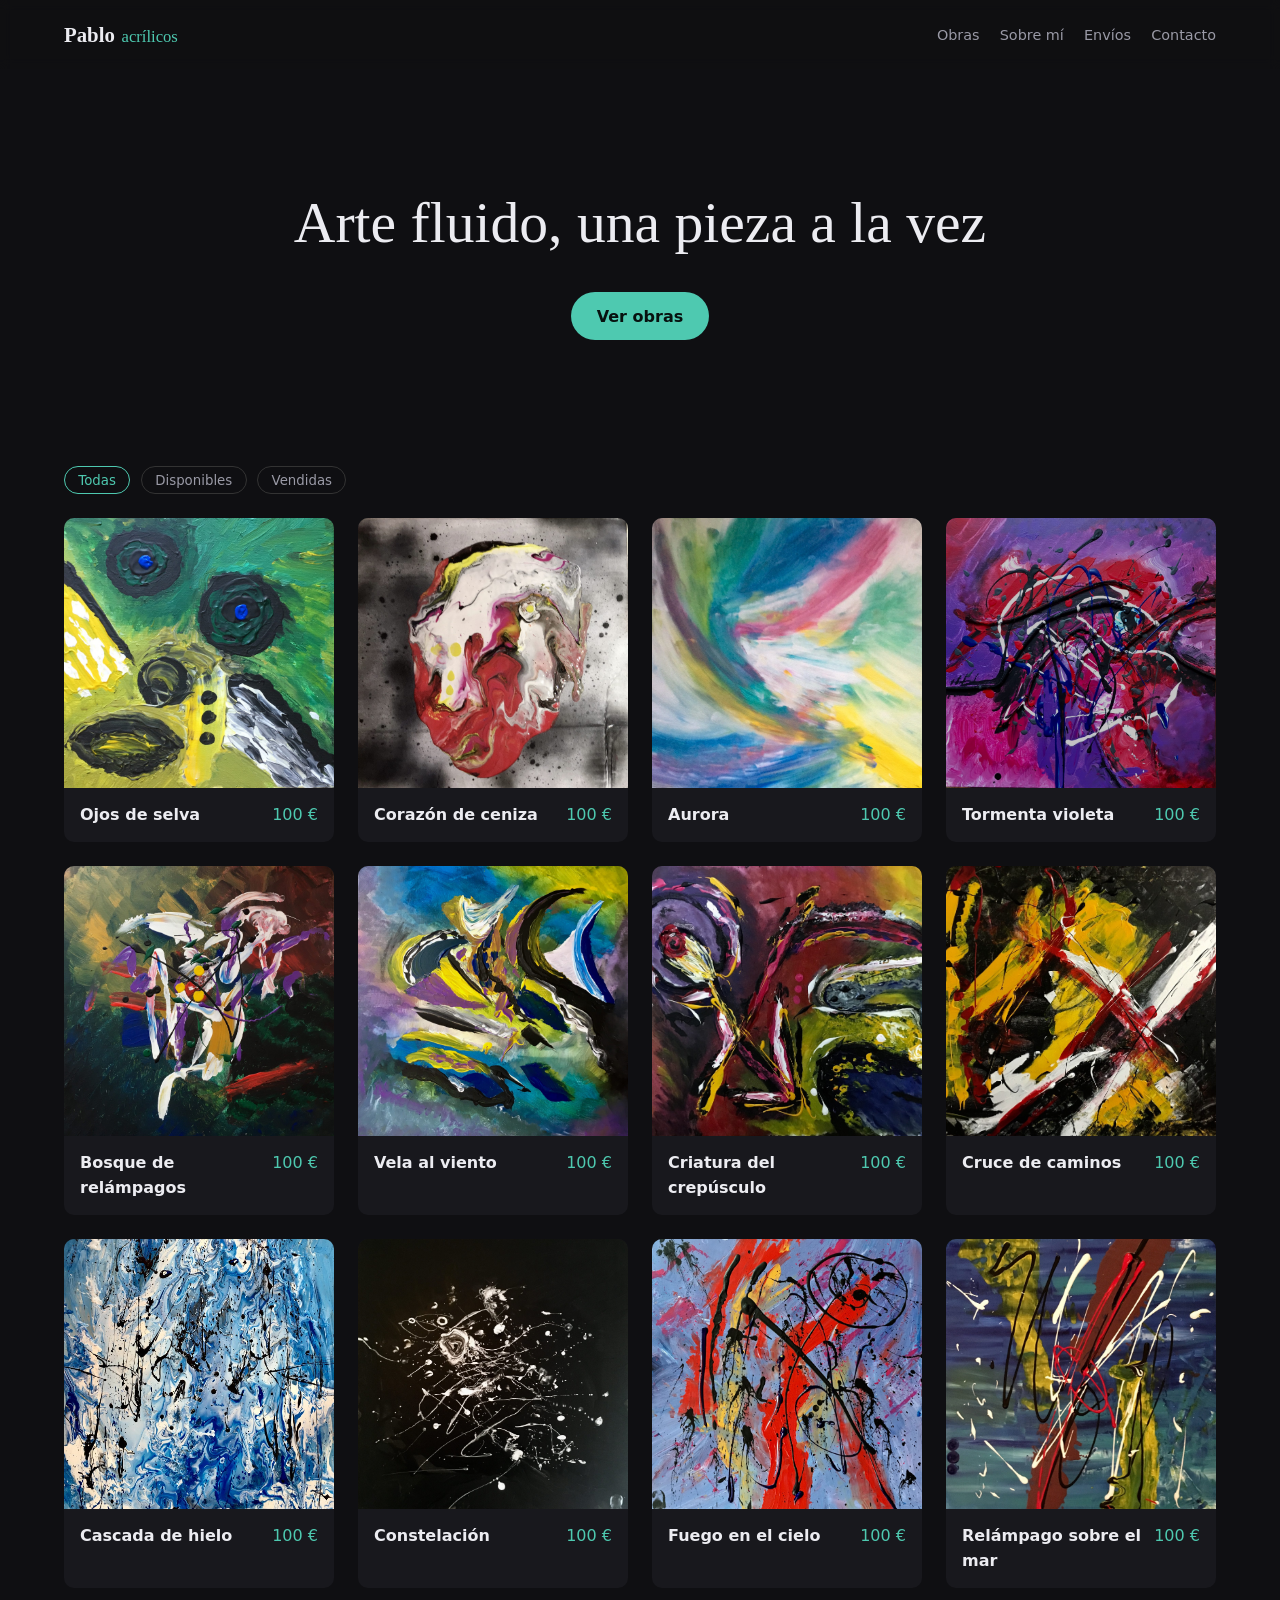
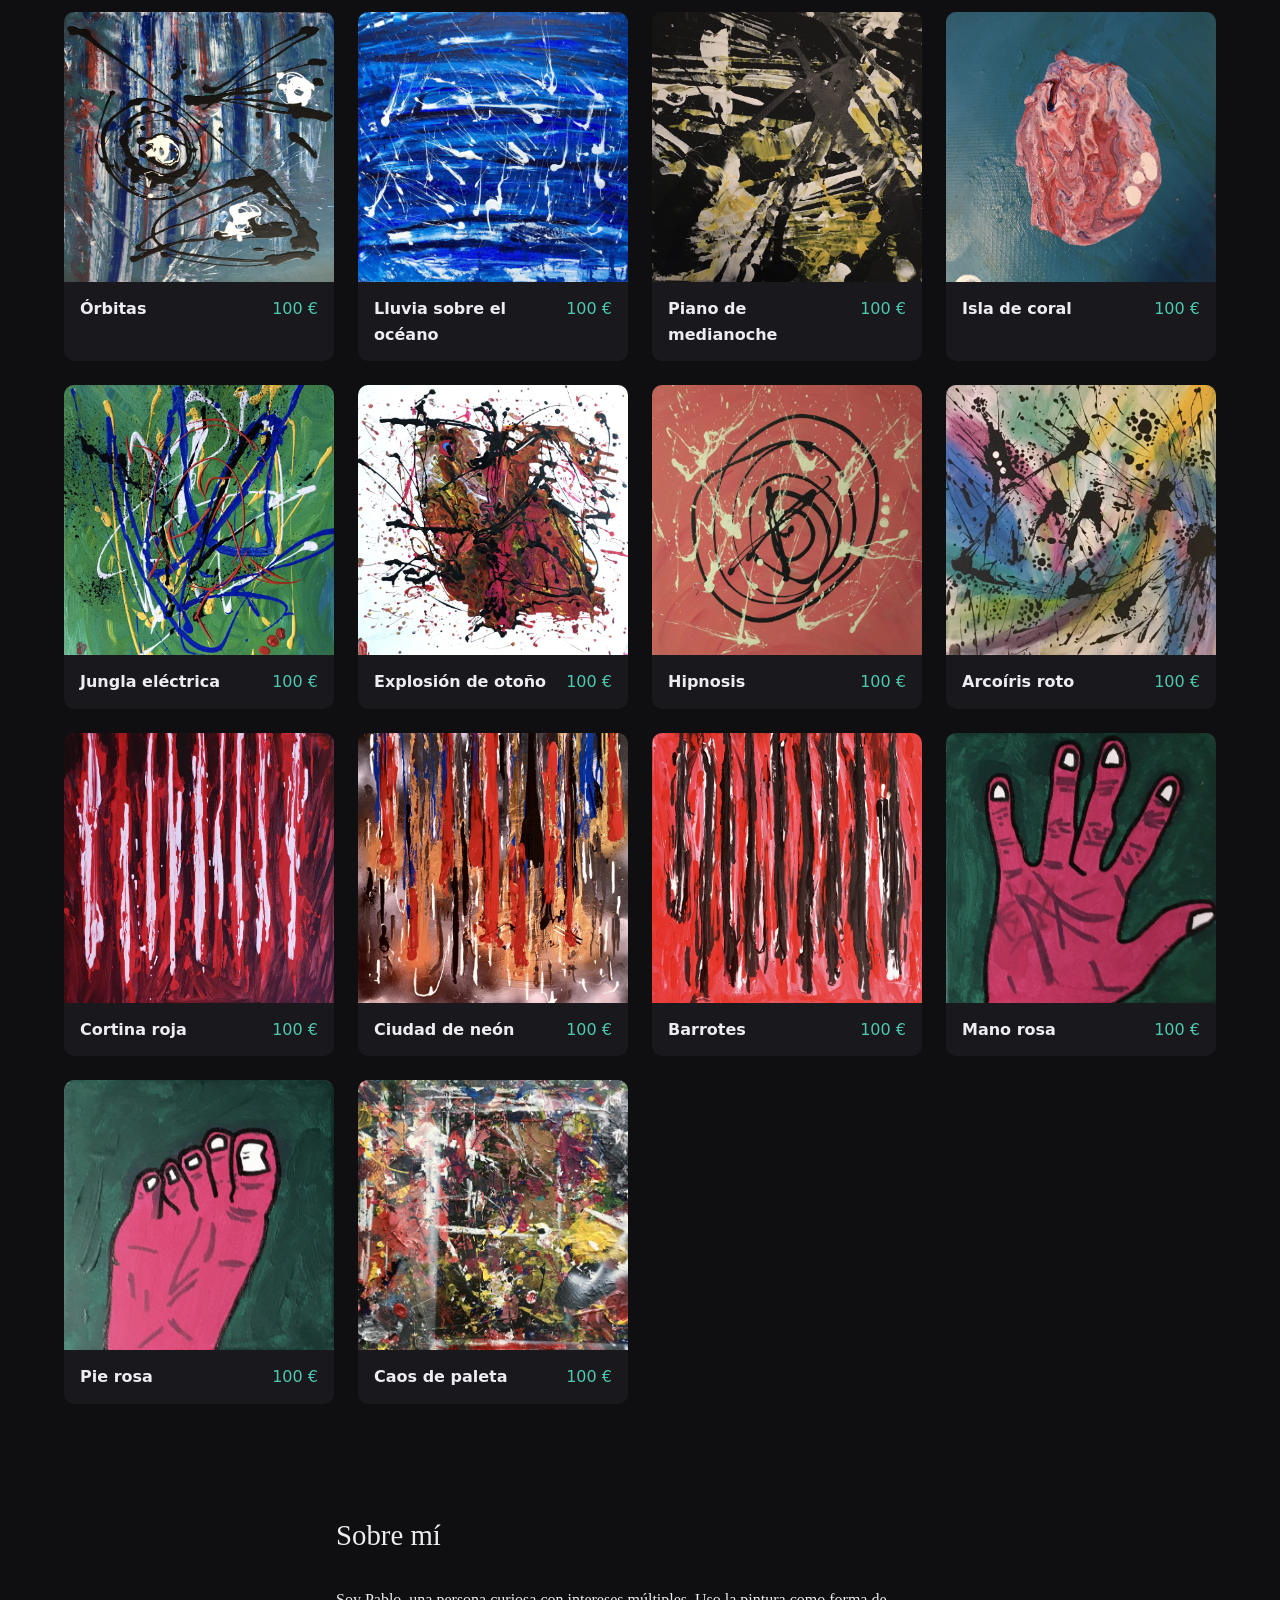
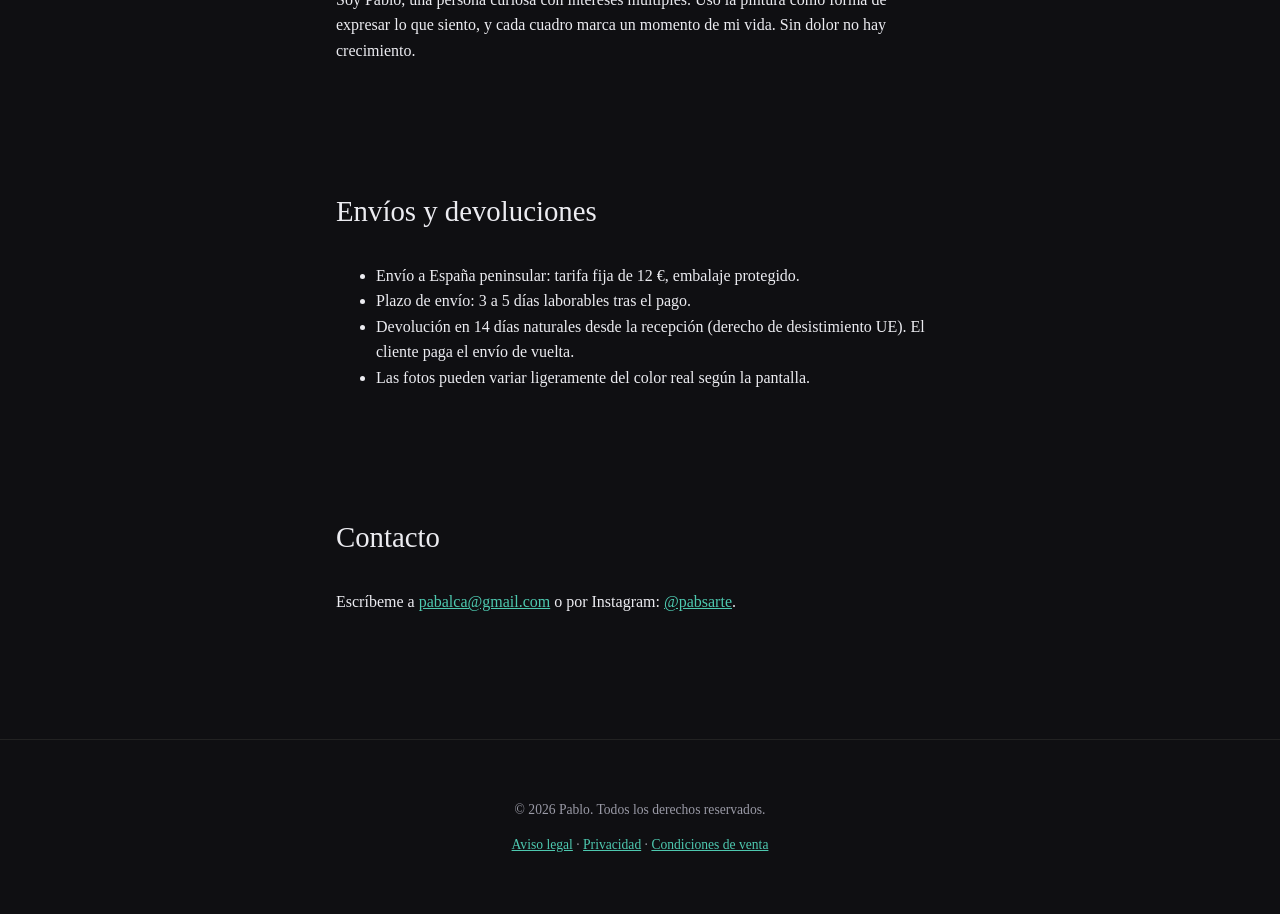
<file: index.html>
<!doctype html>
<html lang="es">
<head>
<meta charset="utf-8">
<meta name="viewport" content="width=device-width,initial-scale=1">
<title>Pablo · Acrílicos abstractos y fluidos</title>
<meta name="description" content="Cuadros acrílicos abstractos y fluidos de 50x50 cm. Piezas únicas, hechas a mano.">
<link rel="stylesheet" href="style.css">
</head>
<body>
<header>
  <a class="logo" href="#">Pablo<span>acrílicos</span></a>
  <nav><a href="#obras">Obras</a><a href="#sobre">Sobre mí</a><a href="#envios">Envíos</a><a href="#contacto">Contacto</a></nav>
</header>

<section class="hero">
  <h1>Arte fluido, una pieza a la vez</h1>
  <a class="btn" href="#obras">Ver obras</a>
</section>

<section id="obras">
  <div class="filtros">
    <button data-f="todas" class="on">Todas</button>
    <button data-f="disponible">Disponibles</button>
    <button data-f="vendido">Vendidas</button>
  </div>
  <div id="galeria" class="grid"></div>
</section>

<section id="sobre" class="narrow">
  <h2>Sobre mí</h2>
  <p>Soy Pablo, una persona curiosa con intereses múltiples. Uso la pintura como forma de expresar lo que siento, y cada cuadro marca un momento de mi vida. Sin dolor no hay crecimiento.</p>
</section>

<section id="envios" class="narrow">
  <h2>Envíos y devoluciones</h2>
  <ul>
    <li>Envío a España peninsular: tarifa fija de 12 €, embalaje protegido.</li>
    <li>Plazo de envío: 3 a 5 días laborables tras el pago.</li>
    <li>Devolución en 14 días naturales desde la recepción (derecho de desistimiento UE). El cliente paga el envío de vuelta.</li>
    <li>Las fotos pueden variar ligeramente del color real según la pantalla.</li>
  </ul>
</section>

<section id="contacto" class="narrow">
  <h2>Contacto</h2>
  <p>Escríbeme a <a href="mailto:pabalca@gmail.com">pabalca@gmail.com</a> o por Instagram: <a href="https://instagram.com/pabsarte" target="_blank" rel="noopener">@pabsarte</a>.</p>
</section>

<footer>
  <p>© <span id="y"></span> Pablo. Todos los derechos reservados.</p>
  <p><a href="aviso-legal.html">Aviso legal</a> · <a href="privacidad.html">Privacidad</a> · <a href="condiciones.html">Condiciones de venta</a></p>
</footer>

<div id="modal" class="modal" hidden>
  <div class="box">
    <button class="x" aria-label="Cerrar">×</button>
    <div id="m-img" class="img big"></div>
    <div class="info">
      <h3 id="m-titulo"></h3>
      <p id="m-det" class="det"></p>
      <p id="m-desc"></p>
      <p class="precio" id="m-precio"></p>
      <a id="m-btn" class="btn" href="#">Comprar</a>
    </div>
  </div>
</div>

<script src="obras.js?v=3"></script>
<script src="app.js?v=3"></script>
</body>
</html>
</file>
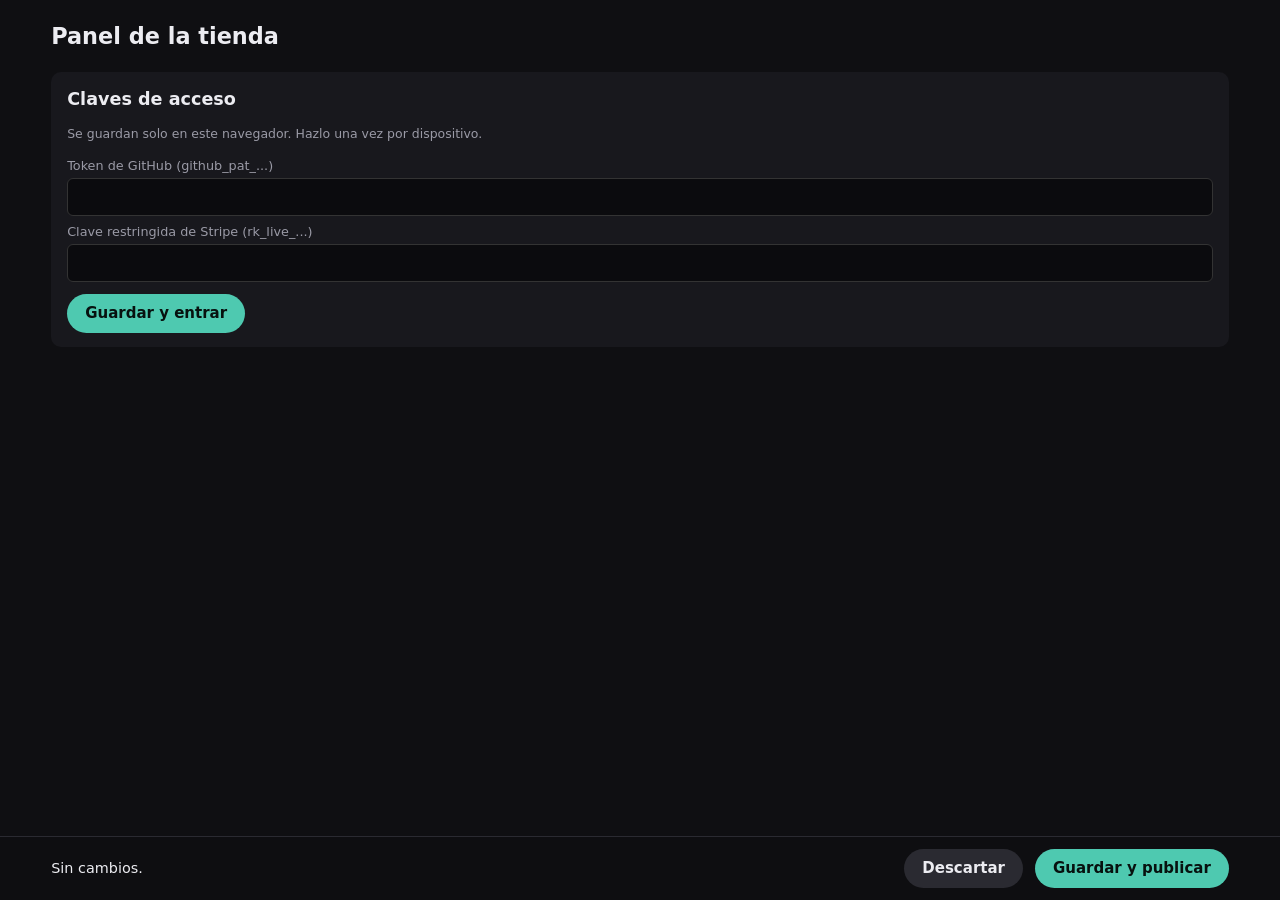
<file: admin.html>
<!doctype html>
<html lang="es">
<head>
<meta charset="utf-8">
<meta name="viewport" content="width=device-width,initial-scale=1">
<meta name="robots" content="noindex,nofollow">
<title>Panel · Pablo acrílicos</title>
<style>
:root{--bg:#0f0f12;--fg:#ececf1;--mute:#9a9aa6;--acc:#4ec9b0;--card:#18181d;--warn:#e0a84e;--err:#e06c6c}
*{box-sizing:border-box}
body{margin:0;background:var(--bg);color:var(--fg);font:15px/1.5 system-ui,sans-serif;padding:16px 4vw 120px}
h1{font-weight:600;font-size:1.4rem;margin:.2em 0 .8em}
h2{font-size:1.1rem;margin:1.6em 0 .6em}
input,textarea,select{background:#0b0b0e;color:var(--fg);border:1px solid #333;border-radius:6px;padding:.45em .6em;font:inherit;width:100%}
textarea{min-height:3.2em;resize:vertical}
label{display:block;font-size:.8rem;color:var(--mute);margin:.5em 0 .2em}
button{background:var(--acc);color:#07110f;border:0;border-radius:999px;padding:.55em 1.2em;font:inherit;font-weight:600;cursor:pointer}
button.sec{background:#2a2a31;color:var(--fg)}
button:disabled{opacity:.5;cursor:wait}
.box{background:var(--card);border-radius:10px;padding:14px 16px;margin-bottom:14px}
.row{display:flex;gap:10px;flex-wrap:wrap;align-items:center}
.grid{display:grid;grid-template-columns:repeat(auto-fill,minmax(300px,1fr));gap:14px}
.obra{background:var(--card);border-radius:10px;overflow:hidden;border:2px solid transparent}
.obra.cambiada{border-color:var(--warn)}
.obra.vendido .ft{filter:grayscale(.7) brightness(.6)}
.obra.oculto{opacity:.55}
.ft{aspect-ratio:1/1;background:#222 center/cover}
.cuerpo{padding:10px 12px}
.dos{display:grid;grid-template-columns:1fr 1fr;gap:8px}
.chk{display:flex;gap:.4em;align-items:center;font-size:.85rem;color:var(--mute);margin-top:.6em}
.chk input{width:auto}
.peq{font-size:.78rem;color:var(--mute);word-break:break-all}
#barra{position:fixed;left:0;right:0;bottom:0;background:#0f0f12f2;border-top:1px solid #2a2a31;padding:12px 4vw;display:flex;gap:12px;align-items:center;flex-wrap:wrap}
#estado{flex:1;min-width:200px;font-size:.9rem}
.err{color:var(--err)} .ok{color:var(--acc)}
#log{white-space:pre-wrap;font-size:.8rem;color:var(--mute);max-height:30vh;overflow:auto}
#preview{width:120px;aspect-ratio:1/1;background:#222 center/cover;border-radius:6px}
a{color:var(--acc)}
</style>
</head>
<body>
<h1>Panel de la tienda</h1>

<div id="claves" class="box" hidden>
  <h2 style="margin-top:0">Claves de acceso</h2>
  <p class="peq">Se guardan solo en este navegador. Hazlo una vez por dispositivo.</p>
  <label>Token de GitHub (github_pat_...)</label>
  <input id="k-gh" type="password" autocomplete="off">
  <label>Clave restringida de Stripe (rk_live_...)</label>
  <input id="k-st" type="password" autocomplete="off">
  <div class="row" style="margin-top:12px"><button id="b-guardar-claves">Guardar y entrar</button></div>
</div>

<div id="app" hidden>
  <div class="box">
    <h2 style="margin-top:0">Subir un cuadro nuevo</h2>
    <div class="row" style="align-items:flex-start">
      <div id="preview"></div>
      <div style="flex:1;min-width:220px">
        <label>Foto (cuadrada queda mejor)</label>
        <input id="n-foto" type="file" accept="image/*">
        <div class="dos">
          <div><label>Título</label><input id="n-titulo"></div>
          <div><label>Precio (€)</label><input id="n-precio" type="number" min="1" step="1" value="100"></div>
        </div>
        <label>Descripción</label>
        <textarea id="n-desc"></textarea>
        <div class="row" style="margin-top:10px"><button id="b-anadir" class="sec">Añadir a la lista</button></div>
      </div>
    </div>
  </div>

  <div class="row">
    <h2 style="flex:1">Cuadros (<span id="cuenta">0</span>)</h2>
    <button id="b-sync" class="sec">Comprobar ventas en Stripe</button>
  </div>
  <div id="lista" class="grid"></div>

  <h2>Registro</h2>
  <div id="log"></div>
  <p class="peq" style="margin-top:2em"><a href="#" id="b-olvidar">Olvidar las claves en este navegador</a> · <a href="./" target="_blank">Ver la web</a></p>
</div>

<div id="barra" hidden>
  <div id="estado">Sin cambios.</div>
  <button id="b-descartar" class="sec">Descartar</button>
  <button id="b-publicar">Guardar y publicar</button>
</div>

<script>
const REPO = "pabsarteshop/pabsarteshop.github.io";
const BRANCH = "main";
const SITE = "https://pabsarteshop.github.io/";
const ENVIO = "shr_1Udqzs4DsWkBD6aP7neq5ROd"; // tarifa de envío 12 € España
const GRACIAS = "Gracias por tu compra. Te escribiré para coordinar el envío.";
const $ = s => document.querySelector(s);
let GH = localStorage.getItem("gh_token") || "";
let ST = localStorage.getItem("stripe_key") || "";
let original = [], obras = [], cabecera = "", cola = "", nuevasFotos = {};

function log(m, cls){ const d=document.createElement("div"); if(cls) d.className=cls; d.textContent=new Date().toLocaleTimeString()+"  "+m; $("#log").prepend(d); }
function estado(m, cls){ $("#estado").className=cls||""; $("#estado").textContent=m; }

// ---------- GitHub ----------
async function gh(path, opts={}){
  const r = await fetch("https://api.github.com/repos/"+REPO+path, {cache:"no-store", ...opts,
    headers:{Authorization:"Bearer "+GH, Accept:"application/vnd.github+json", "Content-Type":"application/json"}});
  const j = await r.json().catch(()=>({}));
  if(!r.ok) throw new Error("GitHub "+r.status+": "+(j.message||""));
  return j;
}
const b64dec = s => new TextDecoder().decode(Uint8Array.from(atob(s.replace(/\n/g,"")), c=>c.charCodeAt(0)));
async function puedeEscribir(){
  try{ await gh("/git/blobs", {method:"POST", body:JSON.stringify({content:"comprobacion", encoding:"utf-8"})}); }
  catch(err){ throw new Error("El token de GitHub no puede escribir en la web. Crea uno con acceso al repositorio pabsarteshop.github.io y permiso Contents: Read and write. ("+err.message+")"); }
}
async function leerArchivo(p){ const j = await gh("/contents/"+p+"?ref="+BRANCH); return b64dec(j.content); }

// ---------- Stripe ----------
async function st(path, data, method){
  const body = data ? new URLSearchParams(data).toString() : undefined;
  const r = await fetch("https://api.stripe.com/v1/"+path, {method: method || (data?"POST":"GET"),
    headers:{Authorization:"Bearer "+ST, "Content-Type":"application/x-www-form-urlencoded"}, body});
  const j = await r.json();
  if(j.error) throw new Error("Stripe: "+j.error.message);
  return j;
}
async function crearEnlace(price, id){
  return st("payment_links", {
    "line_items[0][price]": price, "line_items[0][quantity]": "1",
    "shipping_address_collection[allowed_countries][0]": "ES",
    "shipping_options[0][shipping_rate]": ENVIO,
    "phone_number_collection[enabled]": "true",
    "restrictions[completed_sessions][limit]": "1",
    "metadata[obra_id]": String(id),
    "after_completion[type]": "hosted_confirmation",
    "after_completion[hosted_confirmation][custom_message]": GRACIAS });
}
const desactivar = id => id ? st("payment_links/"+id, {active:"false"}) : null;
const descStripe = o => "Acrílico sobre lienzo, 50x50 cm. " + (o.desc||"");

// ---------- Datos ----------
function parsear(src){
  const i = src.indexOf("const OBRAS = [");
  const ini = src.indexOf("[", i), fin = src.indexOf("\n];", ini);
  cabecera = src.slice(0, ini); cola = src.slice(fin+1);
  return JSON.parse(src.slice(ini, fin+1) + "]");
}
function serializar(){
  return cabecera + "[\n" + obras.map(o=>"  "+JSON.stringify(o)).join(",\n") + "\n" + cola;
}
async function cargar(){
  estado("Cargando…");
  const src = await leerArchivo("obras.js");
  original = parsear(src);
  obras = JSON.parse(JSON.stringify(original));
  nuevasFotos = {};
  pintar(); estado("Sin cambios."); $("#barra").hidden=false;
  log("Cargados "+obras.length+" cuadros desde GitHub.");
}
function cambios(){
  const orig = Object.fromEntries(original.map(o=>[o.id,o]));
  return obras.filter(o => !orig[o.id] || JSON.stringify(o)!==JSON.stringify(orig[o.id]));
}
function refrescarBarra(){
  const n = cambios().length;
  estado(n ? n+" cuadro(s) con cambios sin publicar." : "Sin cambios.", n?"":"");
  document.querySelectorAll(".obra").forEach(el=>{
    const o = obras.find(x=>x.id==el.dataset.id), og = original.find(x=>x.id==el.dataset.id);
    el.classList.toggle("cambiada", !og || JSON.stringify(o)!==JSON.stringify(og));
    el.classList.toggle("vendido", o.estado==="vendido");
    el.classList.toggle("oculto", !!o.oculto);
  });
}
function esc(s){ return String(s??"").replace(/[&<>"]/g, c=>({"&":"&amp;","<":"&lt;",">":"&gt;",'"':"&quot;"}[c])); }
function pintar(){
  $("#cuenta").textContent = obras.length;
  $("#lista").innerHTML = obras.slice().reverse().map(o=>{
    const foto = nuevasFotos[o.foto] ? nuevasFotos[o.foto].url : o.foto+"?v="+(o.v||1);
    return `<div class="obra" data-id="${o.id}">
      <div class="ft" style="background-image:url('${foto}')"></div>
      <div class="cuerpo">
        <div class="dos">
          <div><label>Título</label><input data-k="titulo" value="${esc(o.titulo)}"></div>
          <div><label>Precio (€)</label><input data-k="precio" type="number" min="1" step="1" value="${o.precio}"></div>
        </div>
        <label>Descripción</label><textarea data-k="desc">${esc(o.desc)}</textarea>
        <label>Estado</label>
        <select data-k="estado"><option value="disponible"${o.estado==="disponible"?" selected":""}>Disponible</option><option value="vendido"${o.estado==="vendido"?" selected":""}>Vendido</option></select>
        <label class="chk"><input type="checkbox" data-k="oculto"${o.oculto?" checked":""}> Ocultar de la web</label>
        <div class="peq" style="margin-top:.5em">#${o.id} · ${o.pago && o.pago!=="#" ? `<a href="${o.pago}" target="_blank">enlace de pago</a>` : "sin enlace de pago (se crea al publicar)"}</div>
      </div></div>`;
  }).join("");
  refrescarBarra();
}
$("#lista").addEventListener("input", e=>{
  const k = e.target.dataset.k; if(!k) return;
  const o = obras.find(x=>x.id==e.target.closest(".obra").dataset.id);
  if(k==="oculto") o.oculto = e.target.checked || undefined;
  else if(k==="precio") o.precio = Math.round(Number(e.target.value)||0);
  else o[k] = e.target.value;
  if(o.oculto===undefined) delete o.oculto;
  refrescarBarra();
});

// ---------- Foto nueva ----------
let fotoPendiente = null;
async function reducir(file){
  const img = await createImageBitmap(file, {imageOrientation:"from-image"});
  const max = 1600, f = Math.min(1, max/Math.max(img.width,img.height));
  const c = document.createElement("canvas"); c.width=Math.round(img.width*f); c.height=Math.round(img.height*f);
  c.getContext("2d").drawImage(img,0,0,c.width,c.height);
  const blob = await new Promise(r=>c.toBlob(r,"image/jpeg",0.85));
  const b64 = await new Promise(r=>{const fr=new FileReader(); fr.onload=()=>r(fr.result.split(",")[1]); fr.readAsDataURL(blob);});
  return {b64, url: URL.createObjectURL(blob)};
}
$("#n-foto").onchange = async e=>{
  const f = e.target.files[0]; if(!f) return;
  try{ fotoPendiente = await reducir(f); $("#preview").style.backgroundImage=`url('${fotoPendiente.url}')`; }
  catch(err){ fotoPendiente=null; alert("No pude leer esa foto: "+err.message); }
};
$("#b-anadir").onclick = ()=>{
  const titulo = $("#n-titulo").value.trim(), precio = Math.round(Number($("#n-precio").value));
  if(!fotoPendiente) return alert("Elige una foto.");
  if(!titulo) return alert("Ponle un título.");
  if(!(precio>0)) return alert("Pon un precio válido.");
  const id = Math.max(0, ...obras.map(o=>o.id)) + 1;
  const foto = "fotos/web/"+String(id).padStart(2,"0")+".jpg";
  nuevasFotos[foto] = fotoPendiente;
  obras.push({id, titulo, precio, estado:"disponible", foto, color:"#222", desc:$("#n-desc").value.trim(), pago:"#"});
  fotoPendiente=null; $("#n-foto").value=""; $("#n-titulo").value=""; $("#n-desc").value=""; $("#preview").style.backgroundImage="";
  pintar(); log("Añadido \""+titulo+"\" a la lista. Pulsa Guardar y publicar.");
};

// ---------- Publicar ----------
async function sincronizarStripe(o, og){
  const visible = !o.oculto && o.estado==="disponible";
  const eraVisible = og && !og.oculto && og.estado==="disponible";
  if(!o.stripe_prod){
    const p = await st("products", {name:o.titulo, description:descStripe(o), "images[0]":SITE+o.foto,
      "metadata[obra_id]":String(o.id), "default_price_data[currency]":"eur",
      "default_price_data[unit_amount]":String(o.precio*100)});
    o.stripe_prod = p.id; o.stripe_price = p.default_price;
    log("Stripe: producto creado para \""+o.titulo+"\".");
  } else if(og && (o.titulo!==og.titulo || o.desc!==og.desc)){
    await st("products/"+o.stripe_prod, {name:o.titulo, description:descStripe(o)});
    log("Stripe: título/descripción actualizados en \""+o.titulo+"\".");
  }
  let precioNuevo = false;
  if(og && og.stripe_price && o.precio!==og.precio){
    const pr = await st("prices", {product:o.stripe_prod, currency:"eur", unit_amount:String(o.precio*100)});
    await st("products/"+o.stripe_prod, {default_price:pr.id});
    o.stripe_price = pr.id; precioNuevo = true;
    log("Stripe: precio de \""+o.titulo+"\" cambiado a "+o.precio+" €.");
  }
  if(visible && (!o.stripe_link || precioNuevo || (og && !eraVisible))){
    const viejo = o.stripe_link;
    const l = await crearEnlace(o.stripe_price, o.id);
    o.stripe_link = l.id; o.pago = l.url;
    if(viejo) await desactivar(viejo).catch(()=>{});
    log("Stripe: enlace de pago nuevo para \""+o.titulo+"\".");
  } else if(!visible && eraVisible && o.stripe_link){
    await desactivar(o.stripe_link);
    log("Stripe: enlace desactivado para \""+o.titulo+"\" ("+(o.oculto?"oculto":"vendido")+").");
  }
}
async function publicar(){
  const lista = cambios();
  if(!lista.length) return estado("No hay cambios que publicar.");
  for(const o of lista){
    if(!o.titulo.trim()) return estado("Hay un cuadro sin título.","err");
    if(!(o.precio>0)) return estado("\""+o.titulo+"\" tiene un precio no válido.","err");
  }
  $("#b-publicar").disabled = true; $("#b-descartar").disabled = true;
  try{
    estado("Comprobando el acceso a GitHub…");
    await puedeEscribir();
    const orig = Object.fromEntries(original.map(o=>[o.id,o]));
    for(const o of lista){ estado("Stripe: "+o.titulo+"…"); await sincronizarStripe(o, orig[o.id]); }
    estado("Subiendo a GitHub…");
    const ref = await gh("/git/ref/heads/"+BRANCH);
    const base = await gh("/git/commits/"+ref.object.sha);
    const fresco = parsear(await leerArchivo("obras.js"));
    if(JSON.stringify(fresco)!==JSON.stringify(original)) throw new Error("La web cambió desde que abriste el panel. Recarga la página y repite los cambios.");
    const idx = (await leerArchivo("index.html")).replace(/obras\.js\?v=\d+/, "obras.js?v="+Date.now());
    const tree = [
      {path:"obras.js", mode:"100644", type:"blob", content: serializar()},
      {path:"index.html", mode:"100644", type:"blob", content: idx}];
    for(const [p,f] of Object.entries(nuevasFotos)){
      const b = await gh("/git/blobs", {method:"POST", body:JSON.stringify({content:f.b64, encoding:"base64"})});
      tree.push({path:p, mode:"100644", type:"blob", sha:b.sha});
    }
    const t = await gh("/git/trees", {method:"POST", body:JSON.stringify({base_tree:base.tree.sha, tree})});
    const nombres = lista.map(o=>o.titulo).slice(0,5).join(", ");
    const c = await gh("/git/commits", {method:"POST", body:JSON.stringify({message:"Panel: "+nombres, tree:t.sha, parents:[ref.object.sha]})});
    if(window.PRUEBA_SIN_PUBLICAR){ log("Prueba: commit "+c.sha.slice(0,7)+" creado sin publicar."); return; }
    await gh("/git/refs/heads/"+BRANCH, {method:"PATCH", body:JSON.stringify({sha:c.sha})});
    original = JSON.parse(JSON.stringify(obras)); nuevasFotos = {};
    pintar();
    estado("Publicado. La web se actualiza en 1 o 2 minutos.","ok");
    log("Publicado en GitHub ("+c.sha.slice(0,7)+").","ok");
  }catch(err){
    estado("Error: "+err.message,"err"); log("Error: "+err.message,"err");
    pintar(); alert("No se ha publicado.\n\n"+err.message);
  }finally{ $("#b-publicar").disabled=false; $("#b-descartar").disabled=false; }
}
$("#b-publicar").onclick = publicar;
$("#b-descartar").onclick = ()=>{ if(confirm("¿Descartar los cambios sin publicar?")) cargar().catch(e=>estado("Error: "+e.message,"err")); };

$("#b-sync").onclick = async ()=>{
  const b = $("#b-sync"); b.disabled = true; let n = 0;
  try{
    for(const o of obras){
      if(o.estado!=="disponible" || o.oculto || !o.stripe_link) continue;
      const l = await st("payment_links/"+o.stripe_link);
      if(!l.active){ o.estado="vendido"; n++; log("\""+o.titulo+"\" se ha vendido en Stripe. Marcado como vendido."); }
    }
    pintar();
    estado(n ? n+" venta(s) encontradas. Pulsa Guardar y publicar." : "No hay ventas nuevas.", n?"":"ok");
  }catch(err){ estado("Error: "+err.message,"err"); }
  finally{ b.disabled=false; }
};

// ---------- Claves ----------
$("#b-guardar-claves").onclick = async ()=>{
  const g = $("#k-gh").value.trim(), s = $("#k-st").value.trim();
  if(!g || !s) return alert("Pega las dos claves.");
  if(s.startsWith("sk_")) return alert("Usa la clave restringida (rk_live_...), no la secreta.");
  GH=g; ST=s;
  try{ await gh(""); await puedeEscribir(); await st("payment_links?limit=1"); }
  catch(err){ return alert("No funcionan las claves: "+err.message); }
  localStorage.setItem("gh_token",g); localStorage.setItem("stripe_key",s);
  $("#k-gh").value=""; $("#k-st").value=""; iniciar();
};
$("#b-olvidar").onclick = e=>{ e.preventDefault(); if(!confirm("¿Borrar las claves de este navegador?")) return;
  localStorage.removeItem("gh_token"); localStorage.removeItem("stripe_key"); location.reload(); };
window.addEventListener("beforeunload", e=>{ if(cambios().length){ e.preventDefault(); e.returnValue=""; } });

function iniciar(){
  if(!GH || !ST){ $("#claves").hidden=false; $("#app").hidden=true; return; }
  $("#claves").hidden=true; $("#app").hidden=false;
  cargar().catch(err=>{ estado("Error: "+err.message,"err"); log("Error: "+err.message,"err"); $("#barra").hidden=false; });
}
iniciar();
</script>
</body>
</html>
</file>
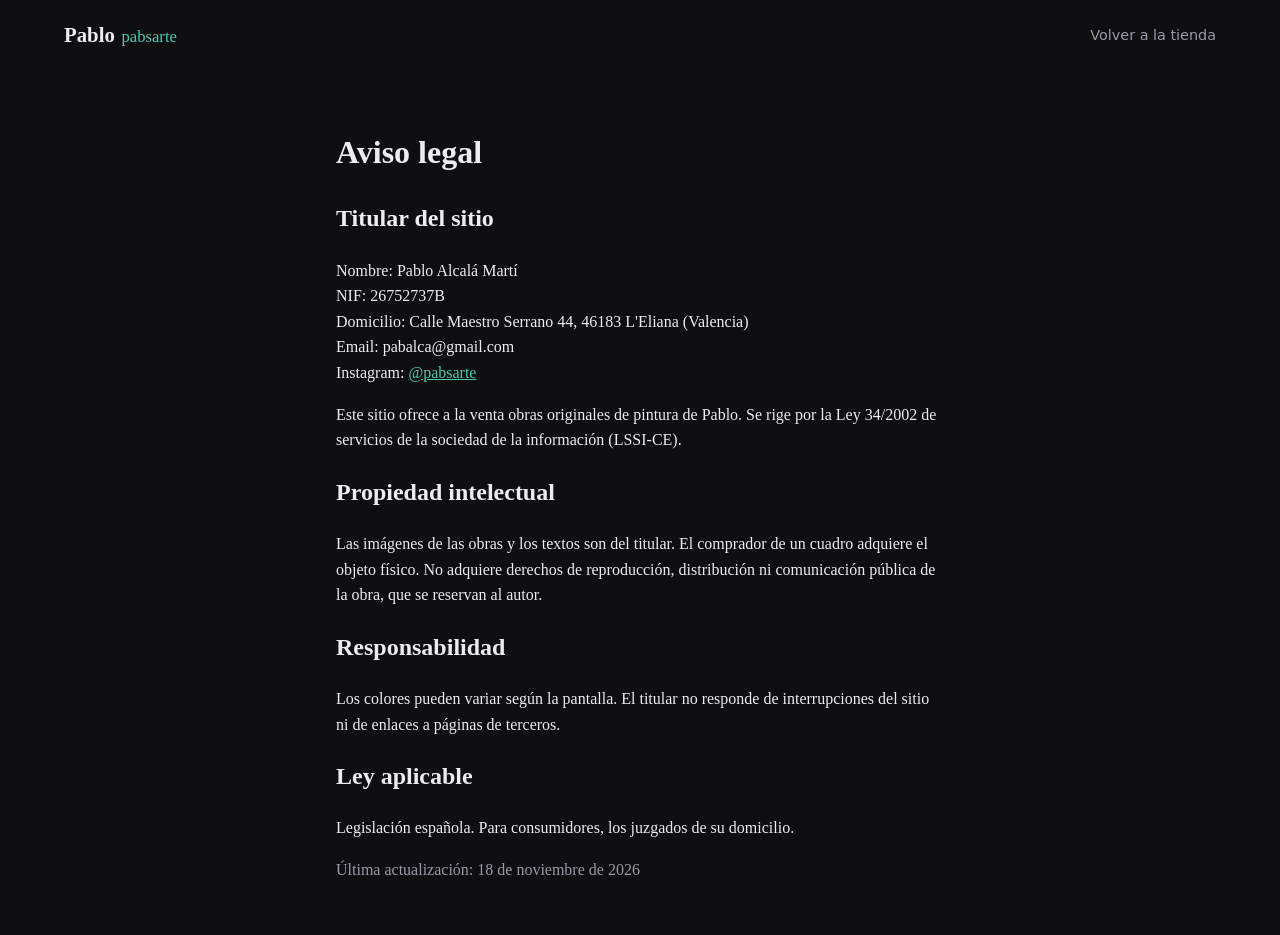
<file: aviso-legal.html>
<!doctype html>
<html lang="es"><head><meta charset="utf-8"><meta name="viewport" content="width=device-width,initial-scale=1">
<title>Aviso legal · Pablo Arte</title><link rel="stylesheet" href="style.css"></head><body>
<header><a class="logo" href="index.html">Pablo<span>pabsarte</span></a><nav><a href="index.html">Volver a la tienda</a></nav></header>
<main class="narrow" style="max-width:46em;margin:0 auto;padding:4vh 5vw">
<h1>Aviso legal</h1>

<h2>Titular del sitio</h2>
<p>Nombre: Pablo Alcalá Martí<br>NIF: 26752737B<br>Domicilio: Calle Maestro Serrano 44, 46183 L'Eliana (Valencia)<br>Email: pabalca@gmail.com<br>Instagram: <a href="https://instagram.com/pabsarte">@pabsarte</a></p>
<p>Este sitio ofrece a la venta obras originales de pintura de Pablo. Se rige por la Ley 34/2002 de servicios de la sociedad de la información (LSSI-CE).</p>
<h2>Propiedad intelectual</h2>
<p>Las imágenes de las obras y los textos son del titular. El comprador de un cuadro adquiere el objeto físico. No adquiere derechos de reproducción, distribución ni comunicación pública de la obra, que se reservan al autor.</p>
<h2>Responsabilidad</h2>
<p>Los colores pueden variar según la pantalla. El titular no responde de interrupciones del sitio ni de enlaces a páginas de terceros.</p>
<h2>Ley aplicable</h2>
<p>Legislación española. Para consumidores, los juzgados de su domicilio.</p>
<p style="color:var(--mute)">Última actualización: 18 de noviembre de 2026</p>
</main></body></html>
</file>
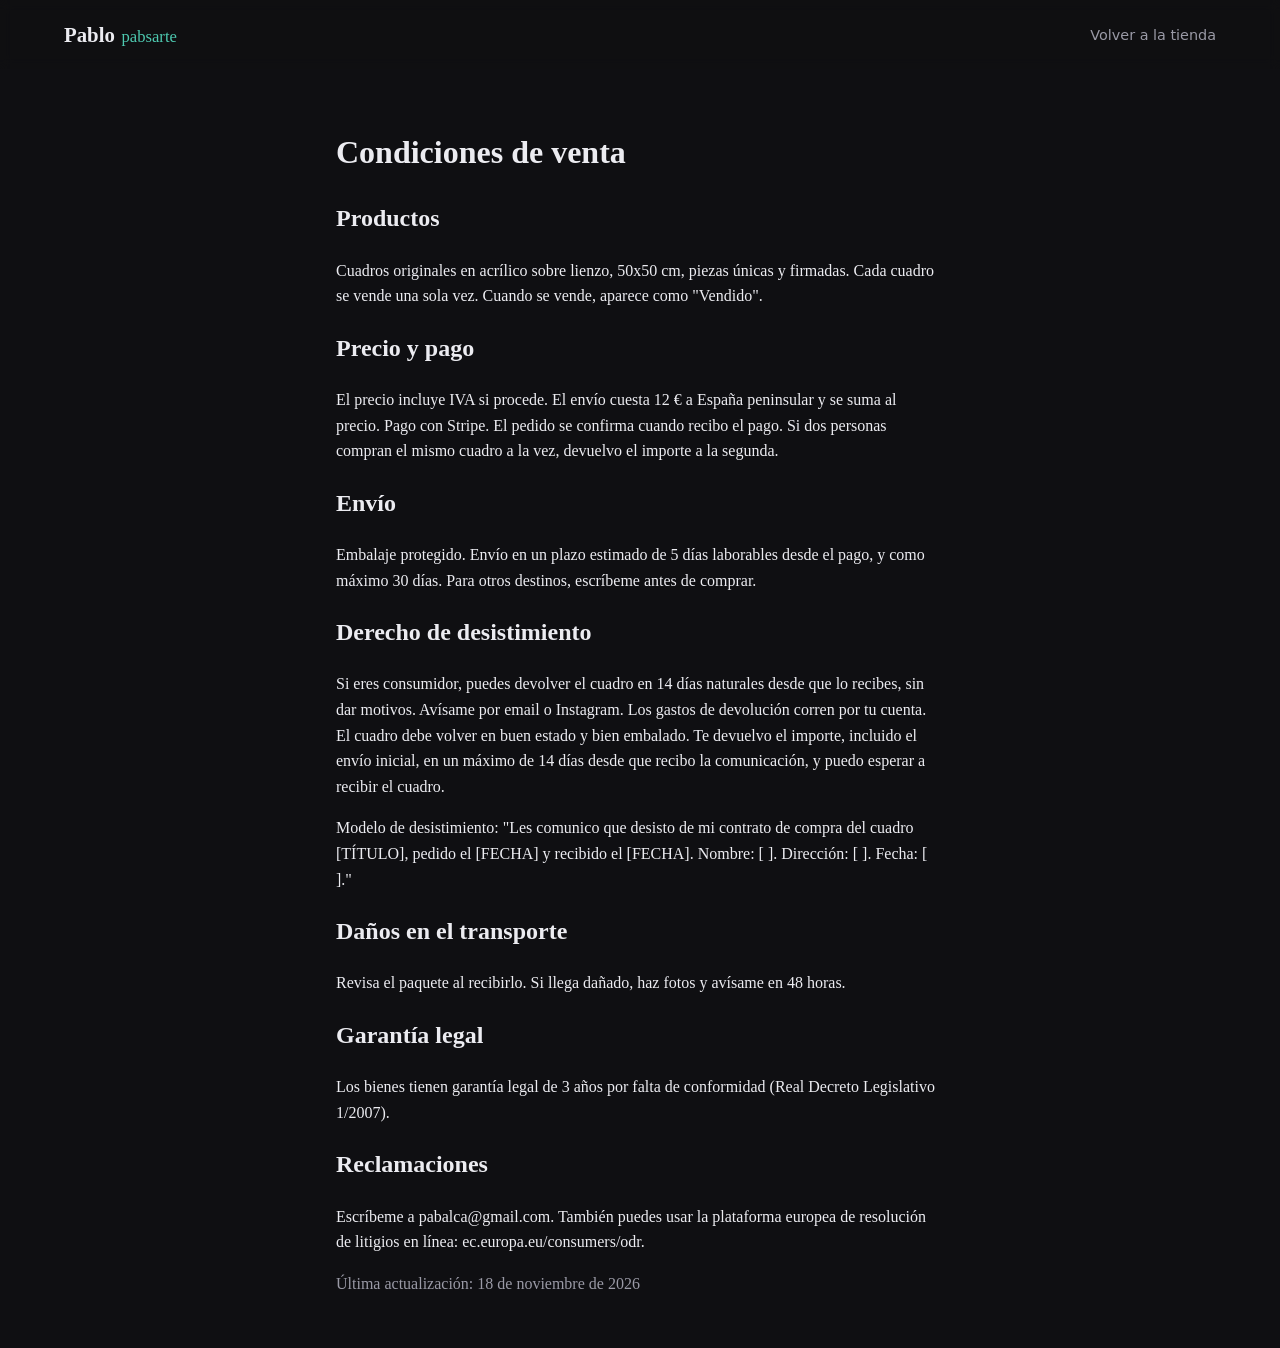
<file: condiciones.html>
<!doctype html>
<html lang="es"><head><meta charset="utf-8"><meta name="viewport" content="width=device-width,initial-scale=1">
<title>Condiciones de venta · Pablo Arte</title><link rel="stylesheet" href="style.css"></head><body>
<header><a class="logo" href="index.html">Pablo<span>pabsarte</span></a><nav><a href="index.html">Volver a la tienda</a></nav></header>
<main class="narrow" style="max-width:46em;margin:0 auto;padding:4vh 5vw">
<h1>Condiciones de venta</h1>

<h2>Productos</h2>
<p>Cuadros originales en acrílico sobre lienzo, 50x50 cm, piezas únicas y firmadas. Cada cuadro se vende una sola vez. Cuando se vende, aparece como "Vendido".</p>
<h2>Precio y pago</h2>
<p>El precio incluye IVA si procede. El envío cuesta 12 € a España peninsular y se suma al precio. Pago con Stripe. El pedido se confirma cuando recibo el pago. Si dos personas compran el mismo cuadro a la vez, devuelvo el importe a la segunda.</p>
<h2>Envío</h2>
<p>Embalaje protegido. Envío en un plazo estimado de 5 días laborables desde el pago, y como máximo 30 días. Para otros destinos, escríbeme antes de comprar.</p>
<h2>Derecho de desistimiento</h2>
<p>Si eres consumidor, puedes devolver el cuadro en 14 días naturales desde que lo recibes, sin dar motivos. Avísame por email o Instagram. Los gastos de devolución corren por tu cuenta. El cuadro debe volver en buen estado y bien embalado. Te devuelvo el importe, incluido el envío inicial, en un máximo de 14 días desde que recibo la comunicación, y puedo esperar a recibir el cuadro.</p>
<p>Modelo de desistimiento: "Les comunico que desisto de mi contrato de compra del cuadro [TÍTULO], pedido el [FECHA] y recibido el [FECHA]. Nombre: [ ]. Dirección: [ ]. Fecha: [ ]."</p>
<h2>Daños en el transporte</h2>
<p>Revisa el paquete al recibirlo. Si llega dañado, haz fotos y avísame en 48 horas.</p>
<h2>Garantía legal</h2>
<p>Los bienes tienen garantía legal de 3 años por falta de conformidad (Real Decreto Legislativo 1/2007).</p>
<h2>Reclamaciones</h2>
<p>Escríbeme a pabalca@gmail.com. También puedes usar la plataforma europea de resolución de litigios en línea: ec.europa.eu/consumers/odr.</p>
<p style="color:var(--mute)">Última actualización: 18 de noviembre de 2026</p>
</main></body></html>
</file>
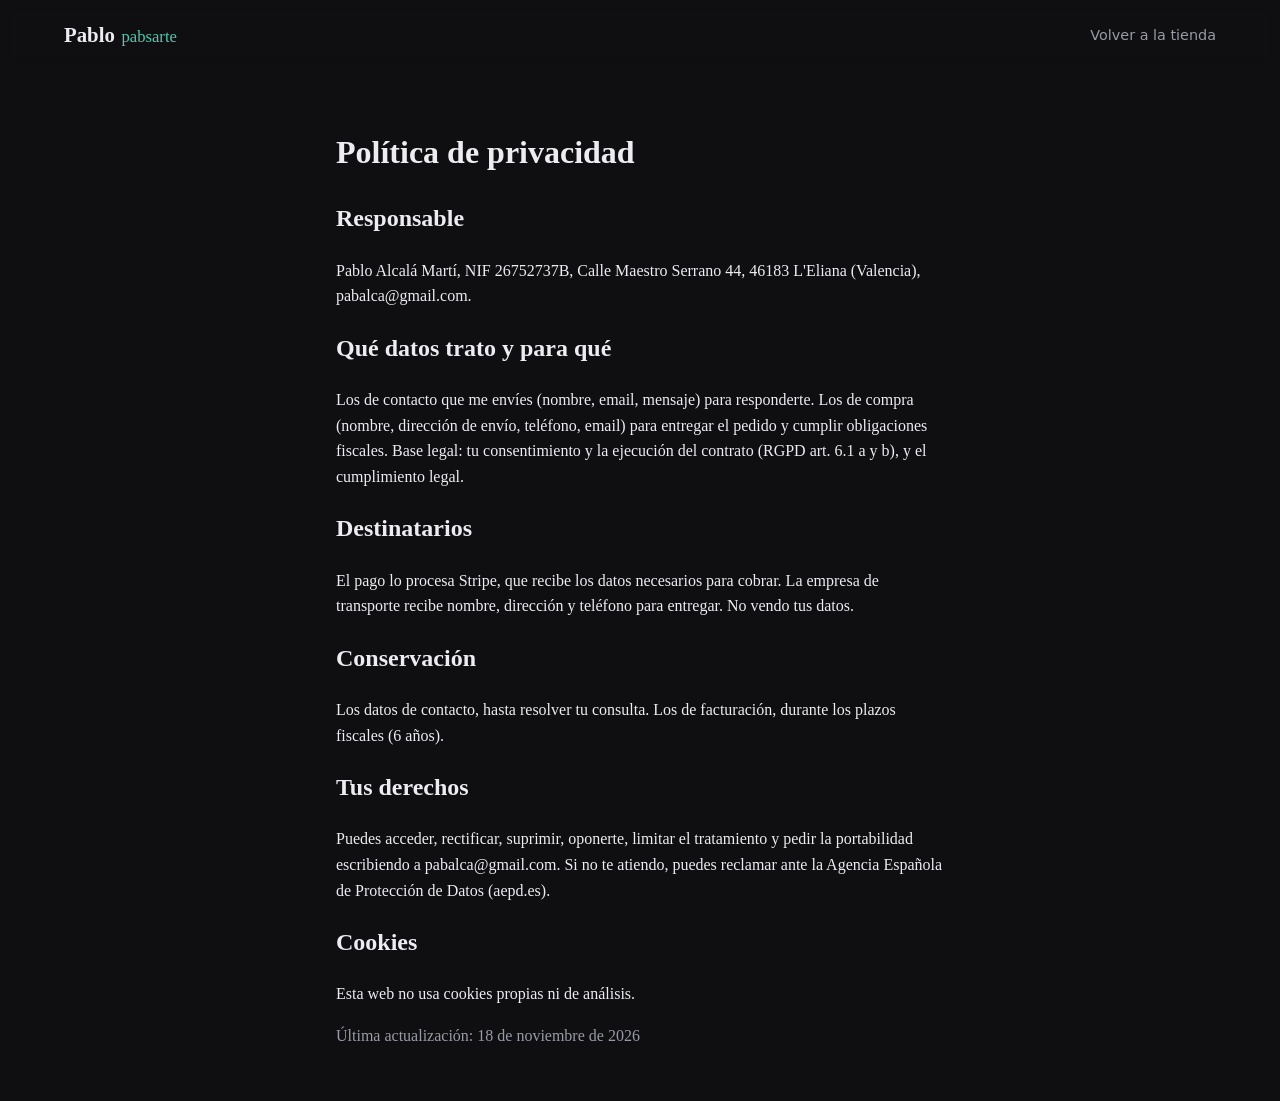
<file: privacidad.html>
<!doctype html>
<html lang="es"><head><meta charset="utf-8"><meta name="viewport" content="width=device-width,initial-scale=1">
<title>Política de privacidad · Pablo Arte</title><link rel="stylesheet" href="style.css"></head><body>
<header><a class="logo" href="index.html">Pablo<span>pabsarte</span></a><nav><a href="index.html">Volver a la tienda</a></nav></header>
<main class="narrow" style="max-width:46em;margin:0 auto;padding:4vh 5vw">
<h1>Política de privacidad</h1>

<h2>Responsable</h2>
<p>Pablo Alcalá Martí, NIF 26752737B, Calle Maestro Serrano 44, 46183 L'Eliana (Valencia), pabalca@gmail.com.</p>
<h2>Qué datos trato y para qué</h2>
<p>Los de contacto que me envíes (nombre, email, mensaje) para responderte. Los de compra (nombre, dirección de envío, teléfono, email) para entregar el pedido y cumplir obligaciones fiscales. Base legal: tu consentimiento y la ejecución del contrato (RGPD art. 6.1 a y b), y el cumplimiento legal.</p>
<h2>Destinatarios</h2>
<p>El pago lo procesa Stripe, que recibe los datos necesarios para cobrar. La empresa de transporte recibe nombre, dirección y teléfono para entregar. No vendo tus datos.</p>
<h2>Conservación</h2>
<p>Los datos de contacto, hasta resolver tu consulta. Los de facturación, durante los plazos fiscales (6 años).</p>
<h2>Tus derechos</h2>
<p>Puedes acceder, rectificar, suprimir, oponerte, limitar el tratamiento y pedir la portabilidad escribiendo a pabalca@gmail.com. Si no te atiendo, puedes reclamar ante la Agencia Española de Protección de Datos (aepd.es).</p>
<h2>Cookies</h2>
<p>Esta web no usa cookies propias ni de análisis.</p>
<p style="color:var(--mute)">Última actualización: 18 de noviembre de 2026</p>
</main></body></html>
</file>
<file: style.css>
:root{--bg:#0f0f12;--fg:#ececf1;--mute:#9a9aa6;--acc:#4ec9b0;--card:#18181d}
*{box-sizing:border-box}
body{margin:0;background:var(--bg);color:var(--fg);font:16px/1.6 Georgia,serif}
a{color:var(--acc)}
header{display:flex;justify-content:space-between;align-items:center;padding:18px 5vw;position:sticky;top:0;background:#0f0f12ee;backdrop-filter:blur(6px);z-index:5}
.logo{font-size:1.3rem;color:var(--fg);text-decoration:none;font-weight:bold}
.logo span{color:var(--acc);font-weight:normal;margin-left:.4em;font-size:.8em}
nav a{margin-left:1.4em;color:var(--mute);text-decoration:none;font-family:system-ui,sans-serif;font-size:.9rem}
nav a:hover{color:var(--fg)}
.hero{text-align:center;padding:12vh 5vw 8vh}
.hero h1{font-size:clamp(2rem,6vw,3.6rem);margin:0 0 .4em;font-weight:normal}
.hero p{color:var(--mute);max-width:36em;margin:0 auto 1.6em}
.btn{display:inline-block;background:var(--acc);color:#07110f;padding:.7em 1.6em;border-radius:999px;text-decoration:none;font-family:system-ui,sans-serif;font-weight:600;border:0;cursor:pointer}
.btn.off{background:#333;color:#888;pointer-events:none}
section{padding:6vh 5vw}
section h2{font-weight:normal;font-size:1.8rem;margin:0 0 1em}
.narrow{max-width:46em;margin:0 auto}
.filtros{margin-bottom:1.5em}
.filtros button{background:none;border:1px solid #333;color:var(--mute);padding:.4em 1em;border-radius:999px;margin-right:.5em;cursor:pointer;font-family:system-ui,sans-serif}
.filtros .on{border-color:var(--acc);color:var(--acc)}
.grid{display:grid;grid-template-columns:repeat(auto-fill,minmax(250px,1fr));gap:24px}
.card{background:var(--card);border-radius:10px;overflow:hidden;cursor:pointer;transition:transform .2s}
.card:hover{transform:translateY(-4px)}
.img{aspect-ratio:1/1;background-size:cover;background-position:center;position:relative}
.card .meta{padding:14px 16px;display:flex;justify-content:space-between;align-items:baseline;font-family:system-ui,sans-serif}
.card h3{margin:0;font-size:1rem;font-weight:600}
.card .p{color:var(--acc)}
.tag{position:absolute;top:10px;left:10px;background:#000a;padding:.2em .8em;border-radius:999px;font-size:.75rem;font-family:system-ui,sans-serif}
.vendido .img{filter:grayscale(.5) brightness(.7)}
.vendido .p{color:var(--mute);text-decoration:line-through}
footer{text-align:center;padding:5vh 5vw;color:var(--mute);font-size:.85rem;border-top:1px solid #222;margin-top:6vh}
.modal{position:fixed;inset:0;background:#000d;display:flex;align-items:center;justify-content:center;padding:4vw;z-index:10}
.modal[hidden]{display:none}
.box{background:var(--card);border-radius:12px;max-width:900px;width:100%;display:grid;grid-template-columns:1fr 1fr;position:relative;overflow:hidden}
.box .info{padding:28px;font-family:system-ui,sans-serif}
.box h3{font-family:Georgia,serif;font-size:1.6rem;margin:0 0 .3em;font-weight:normal}
.det{color:var(--mute);font-size:.9rem}
.precio{font-size:1.5rem;color:var(--acc)}
.x{position:absolute;right:10px;top:6px;background:none;border:0;color:#fff;font-size:2rem;cursor:pointer;z-index:2}
@media(max-width:700px){.box{grid-template-columns:1fr}nav a{margin-left:.8em}}
</file>
